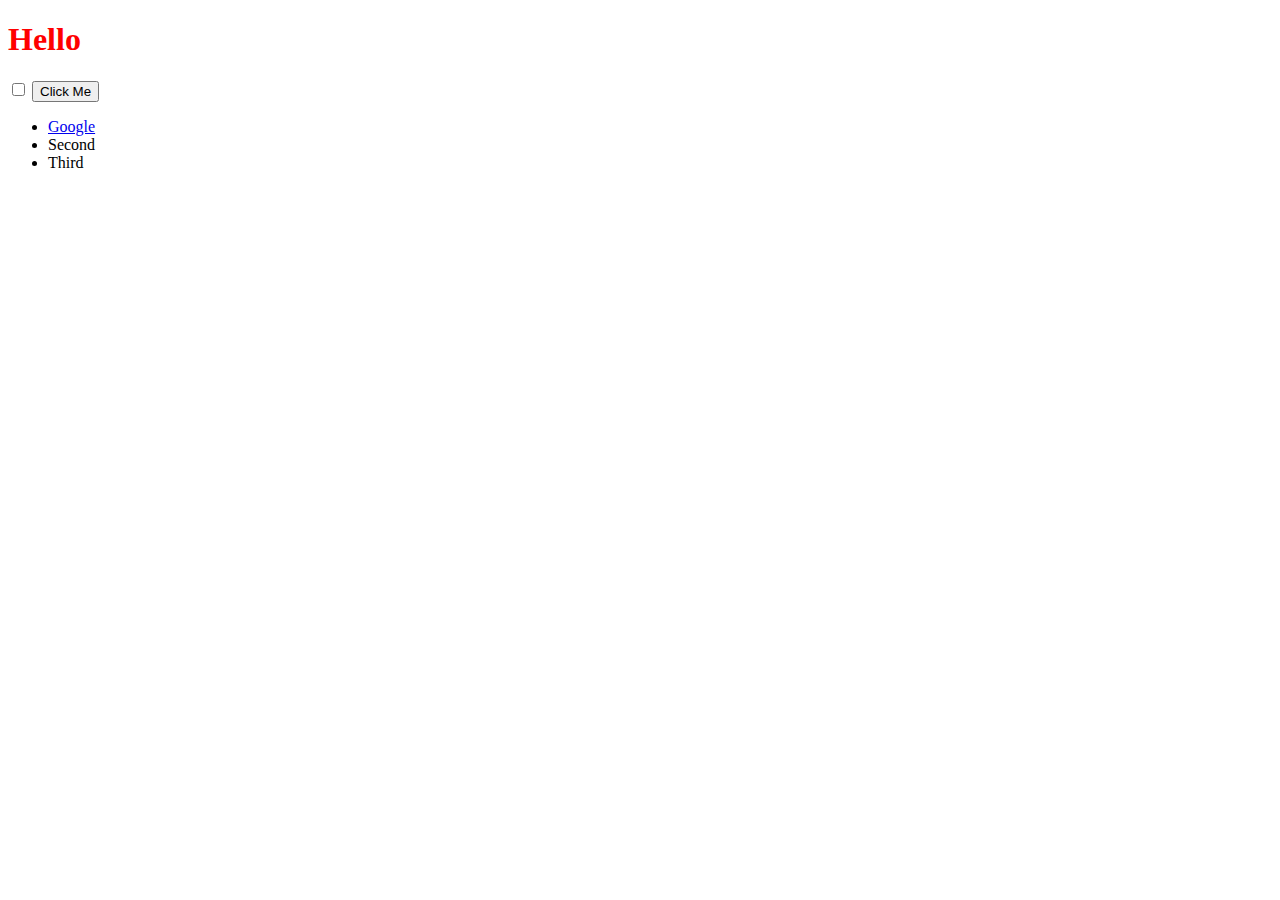
<file: DOM/index.html>
<!DOCTYPE html>
<html lang="en">
<head>
    <meta charset="UTF-8">
    <meta http-equiv="X-UA-Compatible" content="IE=edge">
    <meta name="viewport" content="width=device-width, initial-scale=1.0">
    <title>My Website</title>
    <link rel="stylesheet" href="style.css">

</head>
<body>
    <h1> Hello</h1>
    <input type="checkbox">
    <button style=":active: color:red;">Click Me</button>
    <ul>
        <li class="virat">
            <a href="https://www.google.com/">Google

            </a>

        </li>
        <li class="rohit">Second</li>
        <li class="pandya">Third</li>
    </ul>
    <script src="index.js" charset="utf-8"></script>
        
</body>
</html>
</file>
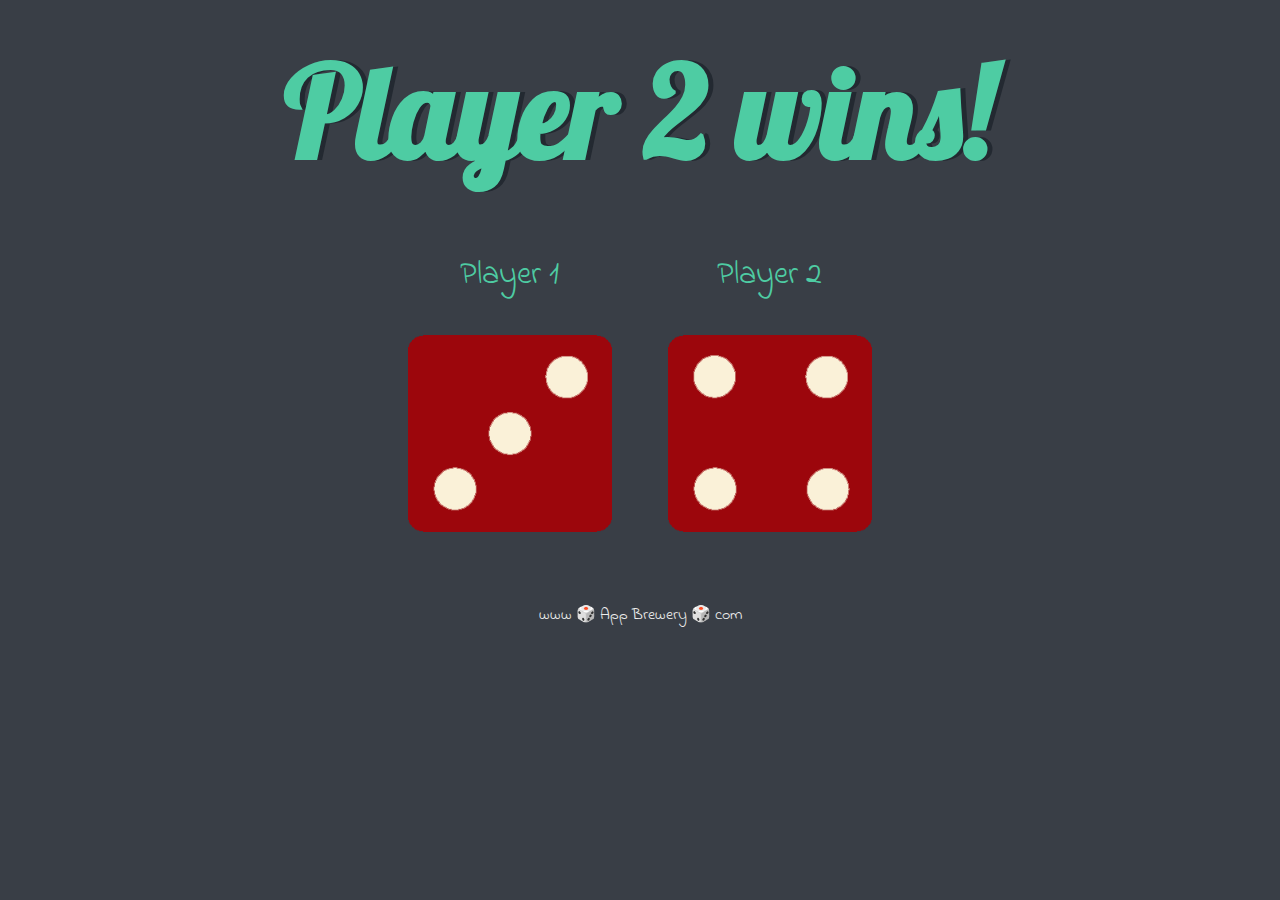
<file: Dice challenge/dicee.html>
<!DOCTYPE html>
<html lang="en" dir="ltr">
  <head>
    <meta charset="utf-8">
    <title>Dicee</title>
    <link rel="stylesheet" href="styles.css">
    <link href="https://fonts.googleapis.com/css?family=Indie+Flower|Lobster" rel="stylesheet">

  </head>
  <body>

    <div class="container">
      <h1>Refresh Me</h1>

      <div class="dice">
        <p>Player 1</p>
        <img class="img1" src="images/dice6.png">
      </div>

      <div class="dice">
        <p>Player 2</p>
        <img class="img2" src="images/dice6.png">
      </div>

    </div>
<script src="index.js" charset="utf-8"></script>

  </body>

  <footer>
    www 🎲 App Brewery 🎲 com
  </footer>
</html>
</file>
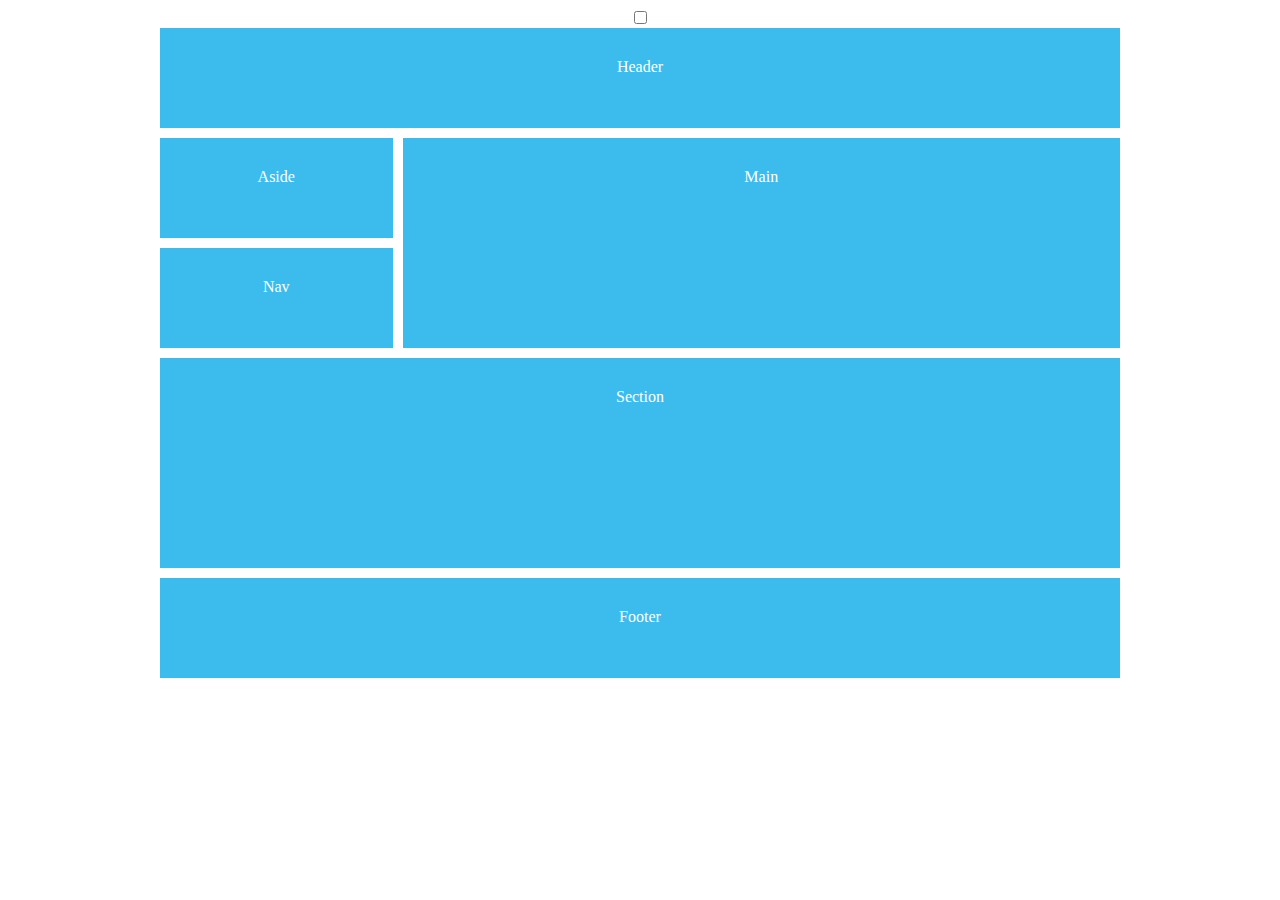
<file: Grid/12-columngrid.html>
<!DOCTYPE html>
<html>
<head>
	<title>Using CSS Grid</title>
	<style>
		body{
			color: #fff;
			font-family: 'Nunito Semibold';
			text-align: center;
		}
		#content{
			display: grid;
			grid-template-columns: repeat(12, 1fr);
			grid-auto-rows: minmax(100px, auto);
			grid-gap: 10px;
			max-width: 960px;
			margin: 0 auto;
            position:relative;
		}
		#content > *{
			background: #3bbced;
			padding: 30px;
		}
        header{
            grid-column: 1 / 13;
        }
        main{
            grid-column: 4 / 13;
            grid-row: 2 / 4;
        }
        aside{
            grid-column: 1 / 4;
        }
        nav{
            grid-column: 1 / 4;
        }
        section{
            grid-column: 1 / 13;
            grid-row: 4 / 6;
        }
        footer{
            grid-column: 1 / 13;
        }

        #grid{
            position: absolute;
            top: 0;
            left: 0;
            display: grid;
            grid-template-columns: repeat(12, 1fr);
            grid-auto-rows: minmax(100%, auto);
            width: 100%;
            height: 100%;
            background: transparent;
            padding: 0;
            display: none;
        }
        input:checked + #content #grid{
            display: grid;
        }
        #grid p{
            border: 1px solid;
            background: #000;
            margin: 0;
            opacity: 0.2;
        }
	</style>
</head>
<body>

    <input type="checkbox" />
	<div id="content">

        <div id="grid">
            <p></p><p></p><p></p><p></p><p></p><p></p><p></p><p></p><p></p><p></p><p></p><p></p>
        </div>

		<header>Header</header>
        <main>Main</main>
        <section>Section</section>
        <aside>Aside</aside>
        <nav>Nav</nav>
        <footer>Footer</footer>

	</div>

</body>
</html>
</file>
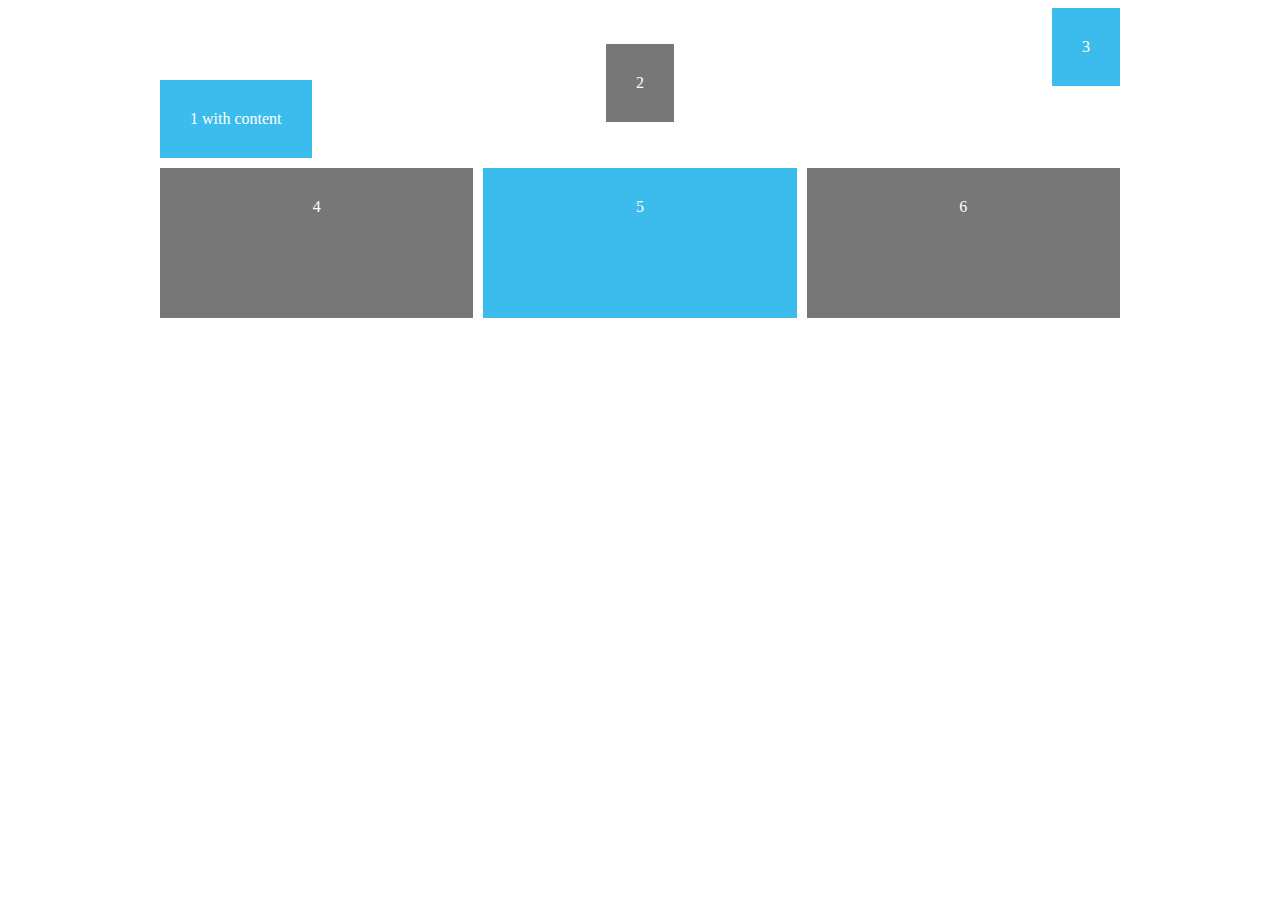
<file: Grid/align.html>
<!DOCTYPE html>
<html>
<head>
	<title>Using CSS Grid</title>
	<style>
		body{
			color: #fff;
			font-family: 'Nunito Semibold';
			text-align: center;
		}
		#content{
			display: grid;
			grid-template-columns: repeat(3, 1fr);
			grid-auto-rows: minmax(150px, auto);
			grid-gap: 10px;
			max-width: 960px;
			margin: 0 auto;
			/*align-items: start;*/
			/*justify-items: start;*/
		}
		#content div{
			background: #3bbced;
			padding: 30px;
			/*justify-self: start;*/
			/*align-self: start;*/
		}
		#content div:nth-child(even){
			background: #777;
			padding: 30px;
		}
		.one{
			align-self: end;
			justify-self: start;
		}
		.two{
			align-self: center;
			justify-self: center;
		}
		.three{
			align-self: start;
			justify-self: end;
		}
	</style>
</head>
<body>

	<div id="content">

		<div class="one">1 with content</div>
		<div class="two">2</div>
		<div class="three">3</div>
		<div class="four">4</div>
		<div class="five">5</div>
		<div class="six">6</div>

	</div>

</body>
</html>
</file>
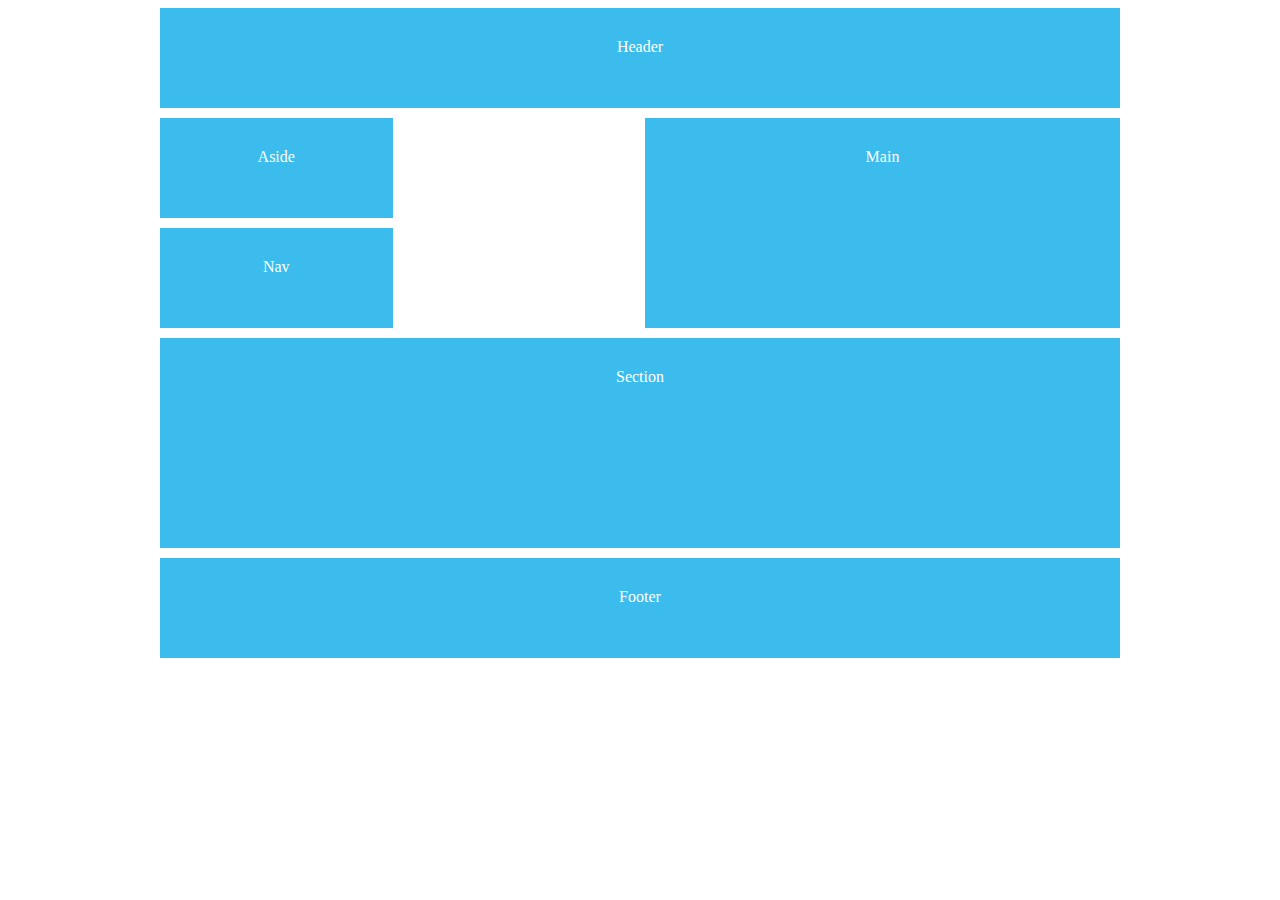
<file: Grid/grid area.html>
<!DOCTYPE html>
<html>
<head>
	<title>Using CSS Grid</title>
	<style>
		body{
			color: #fff;
			font-family: 'Nunito Semibold';
			text-align: center;
		}
        
		#content{
			display: grid;
			grid-template-columns: repeat(4, 1fr);
			grid-auto-rows: minmax(100px, auto);
			grid-gap: 10px;
			max-width: 960px;
			margin: 0 auto;
            grid-template-areas:
                "header header header header"
                "aside . main main"
                "nav . main main"
                "section section section section"
                "section section section section"
                "footer footer footer footer";
		}
    
		#content > *{
			background: #3bbced;
			padding: 30px;
		}
        header{
            grid-area: header;
        }
        main{
            grid-area: main;
        }
        aside{
            grid-area: aside;
        }
        nav{
            grid-area: nav;
        }
        section{
            grid-area: section;
        }
        footer{
            grid-area: footer;
        }
	</style>
</head>
<body>

	<div id="content">

		<header>Header</header>
        <main>Main</main>
        <section>Section</section>
        <aside>Aside</aside>
        <nav>Nav</nav>
        <footer>Footer</footer>

	</div>

</body>
</html>
</file>
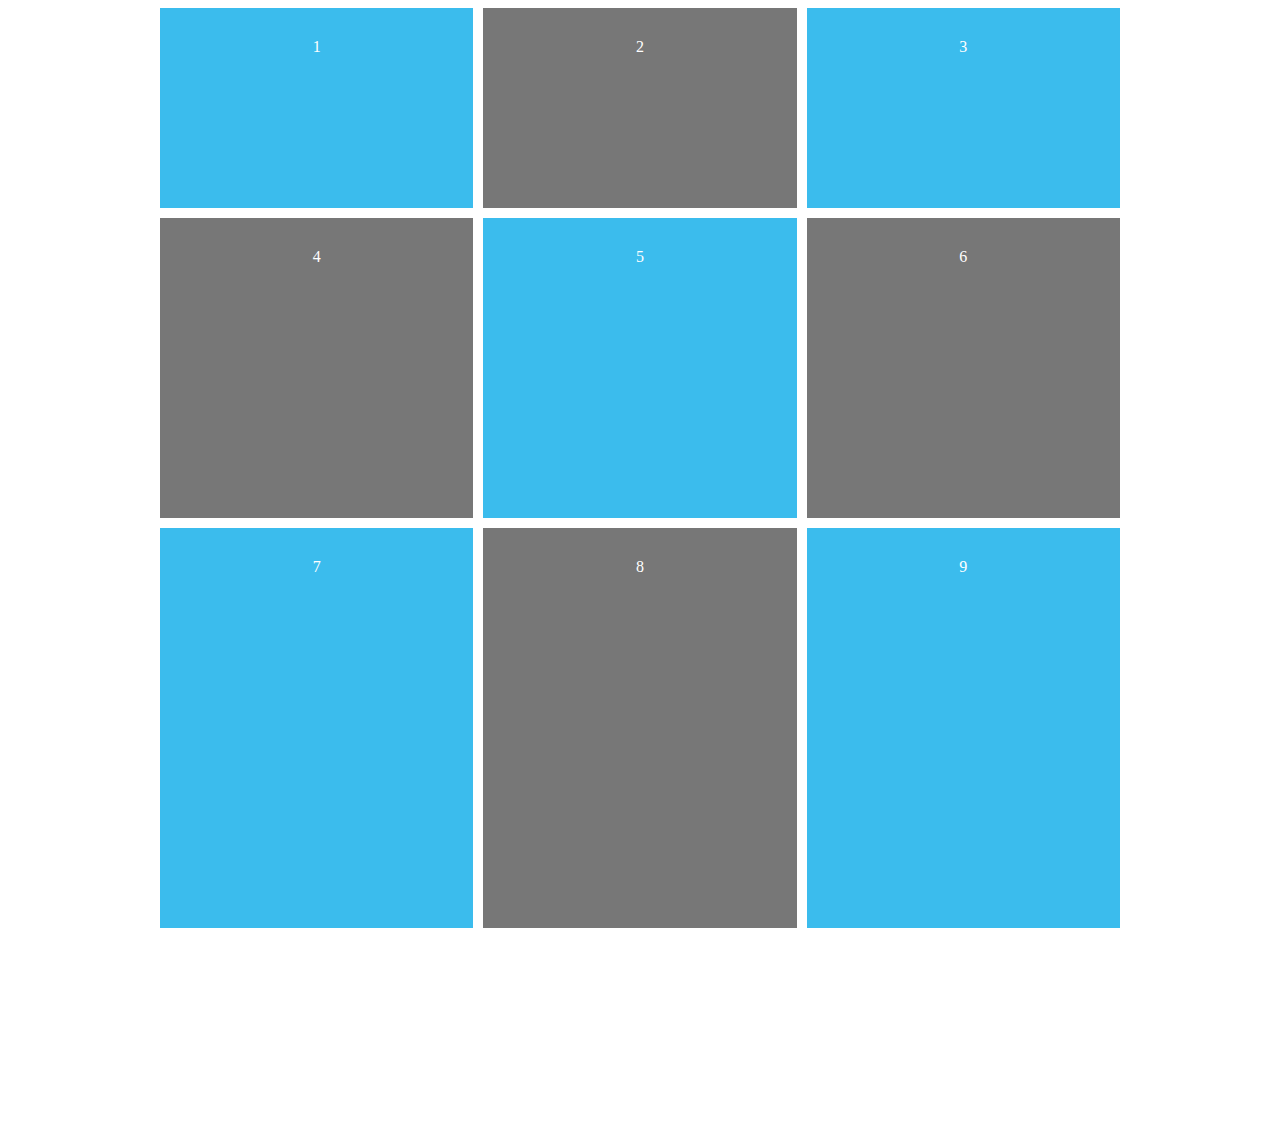
<file: Grid/grid.html>
<!DOCTYPE html>
<html>
<head>
	<title>Using CSS Grid</title>
	<style>
		body{
			color: #fff;
			font-family: 'Nunito Semibold';
			text-align: center;
		}
		#content{
			display: grid;
			/*grid-template-columns: 30% 20% 50%;*/
			/*grid-template-columns: 1fr 2fr 1fr;*/
			grid-template-columns: repeat(3, 1fr);
            /*grid-auto-rows: minmax(200px,auto);*/
            grid-template-rows: 200px 300px 400px 200px;
            grid-gap: 10px;
			max-width: 960px;
			margin: 0 auto;
		}
		#content div{
			background: #3bbced;
			padding: 30px;
		}
		#content div:nth-child(even){
			background: #777;
			padding: 30px;
		}
	</style>
</head>
<body>

	<div id="content">

		<div>1</div>
		<div>2</div>
		<div>3</div>
		<div>4</div>
		<div>5</div>
		<div>6</div>
		<div>7</div>
		<div>8</div>
		<div>9</div>

	</div>

</body>
</html>
</file>
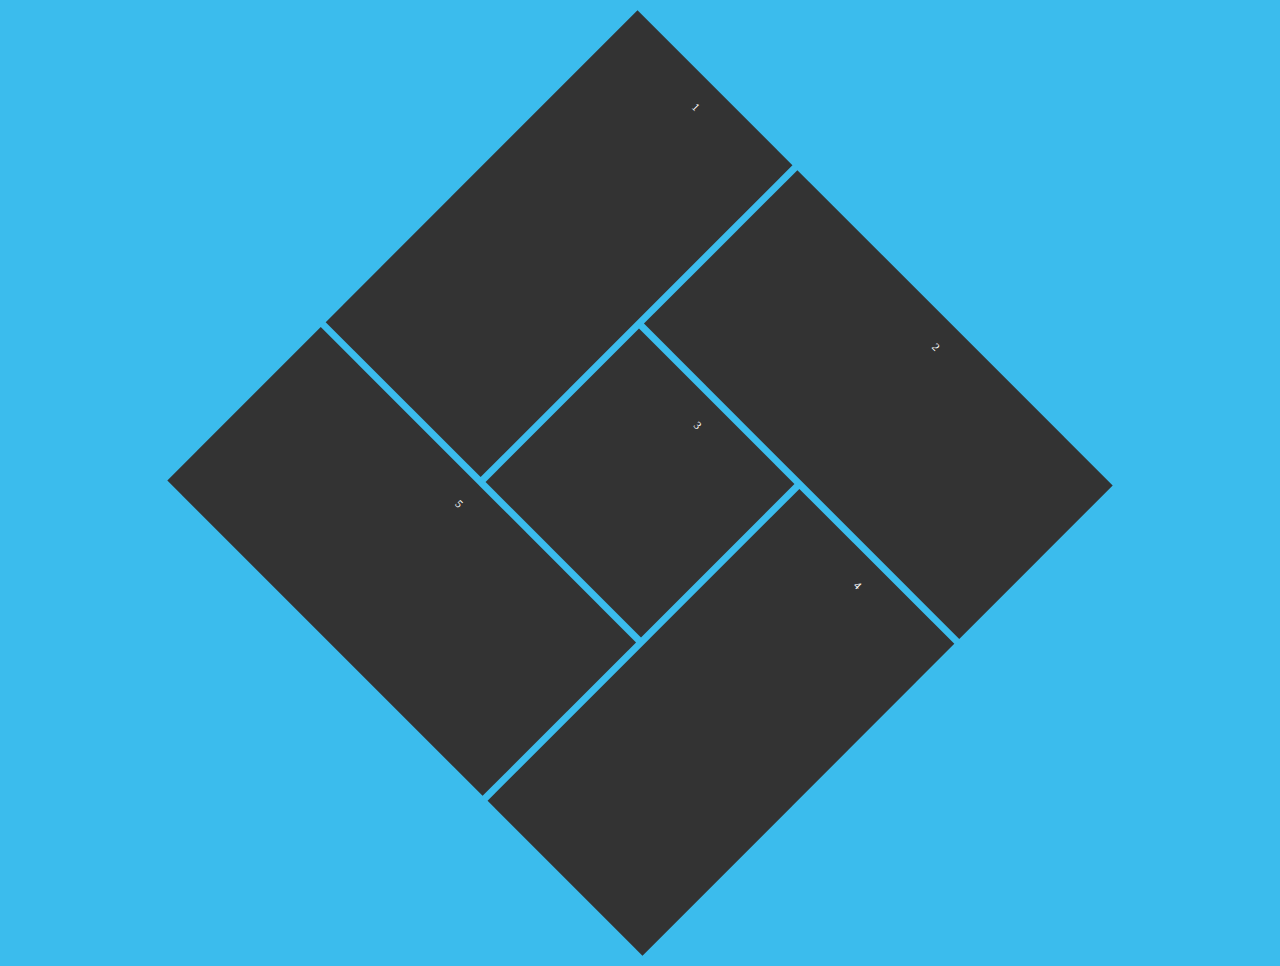
<file: Grid/mosaic.html>
<!DOCTYPE html>
<html>
<head>
	<title>Using CSS Grid</title>
	<style>
		body{
			color: #fff;
			font-family: 'Nunito Semibold';
			text-align: center;
            background: #3bbced;
		}
		#content{
			display: grid;
			grid-template-columns: repeat(6, 1fr);
			grid-auto-rows: minmax(150px, auto);
			grid-gap: 10px;
			max-width: 960px;
			margin: 0 auto;
		}
		#content div{
			background: #333;
			padding: 30px;
		}
        .one{
            grid-column: 1 / 3;
            grid-row: 1 / 5;
        }
        .two{
            grid-column: 3 / 7;
            grid-row: 1 / 3;
        }
        .three{
            grid-column: 3 / 5;
            grid-row:  3 / 5;
        }
        .four{
            grid-column: 5 / 7;
            grid-row: 3 / 7;
        }
        .five{
            grid-column: 1 / 5;
            grid-row: 5 / 7;
        }
        #content{
            transform: rotateZ(45deg) scale(0.7);
        }
	</style>
</head>
<body>

	<div id="content">

		<div class="one">1</div>
		<div class="two">2</div>
		<div class="three">3</div>
		<div class="four">4</div>
		<div class="five">5</div>

	</div>

</body>
</html>
</file>
<file: DOM/style.css>
h1{
    color: red;
}
</file>
<file: Dice challenge/styles.css>
.container {
  width: 70%;
  margin: auto;
  text-align: center;
}

.dice {
  text-align: center;
  display: inline-block;

}

body {
  background-color: #393E46;
}

h1 {
  margin: 30px;
  font-family: 'Lobster', cursive;
  text-shadow: 5px 0 #232931;
  font-size: 8rem;
  color: #4ECCA3;
}

p {
  font-size: 2rem;
  color: #4ECCA3;
  font-family: 'Indie Flower', cursive;
}

img {
  width: 80%;
}

footer {
  margin-top: 5%;
  color: #EEEEEE;
  text-align: center;
  font-family: 'Indie Flower', cursive;

}
</file>
